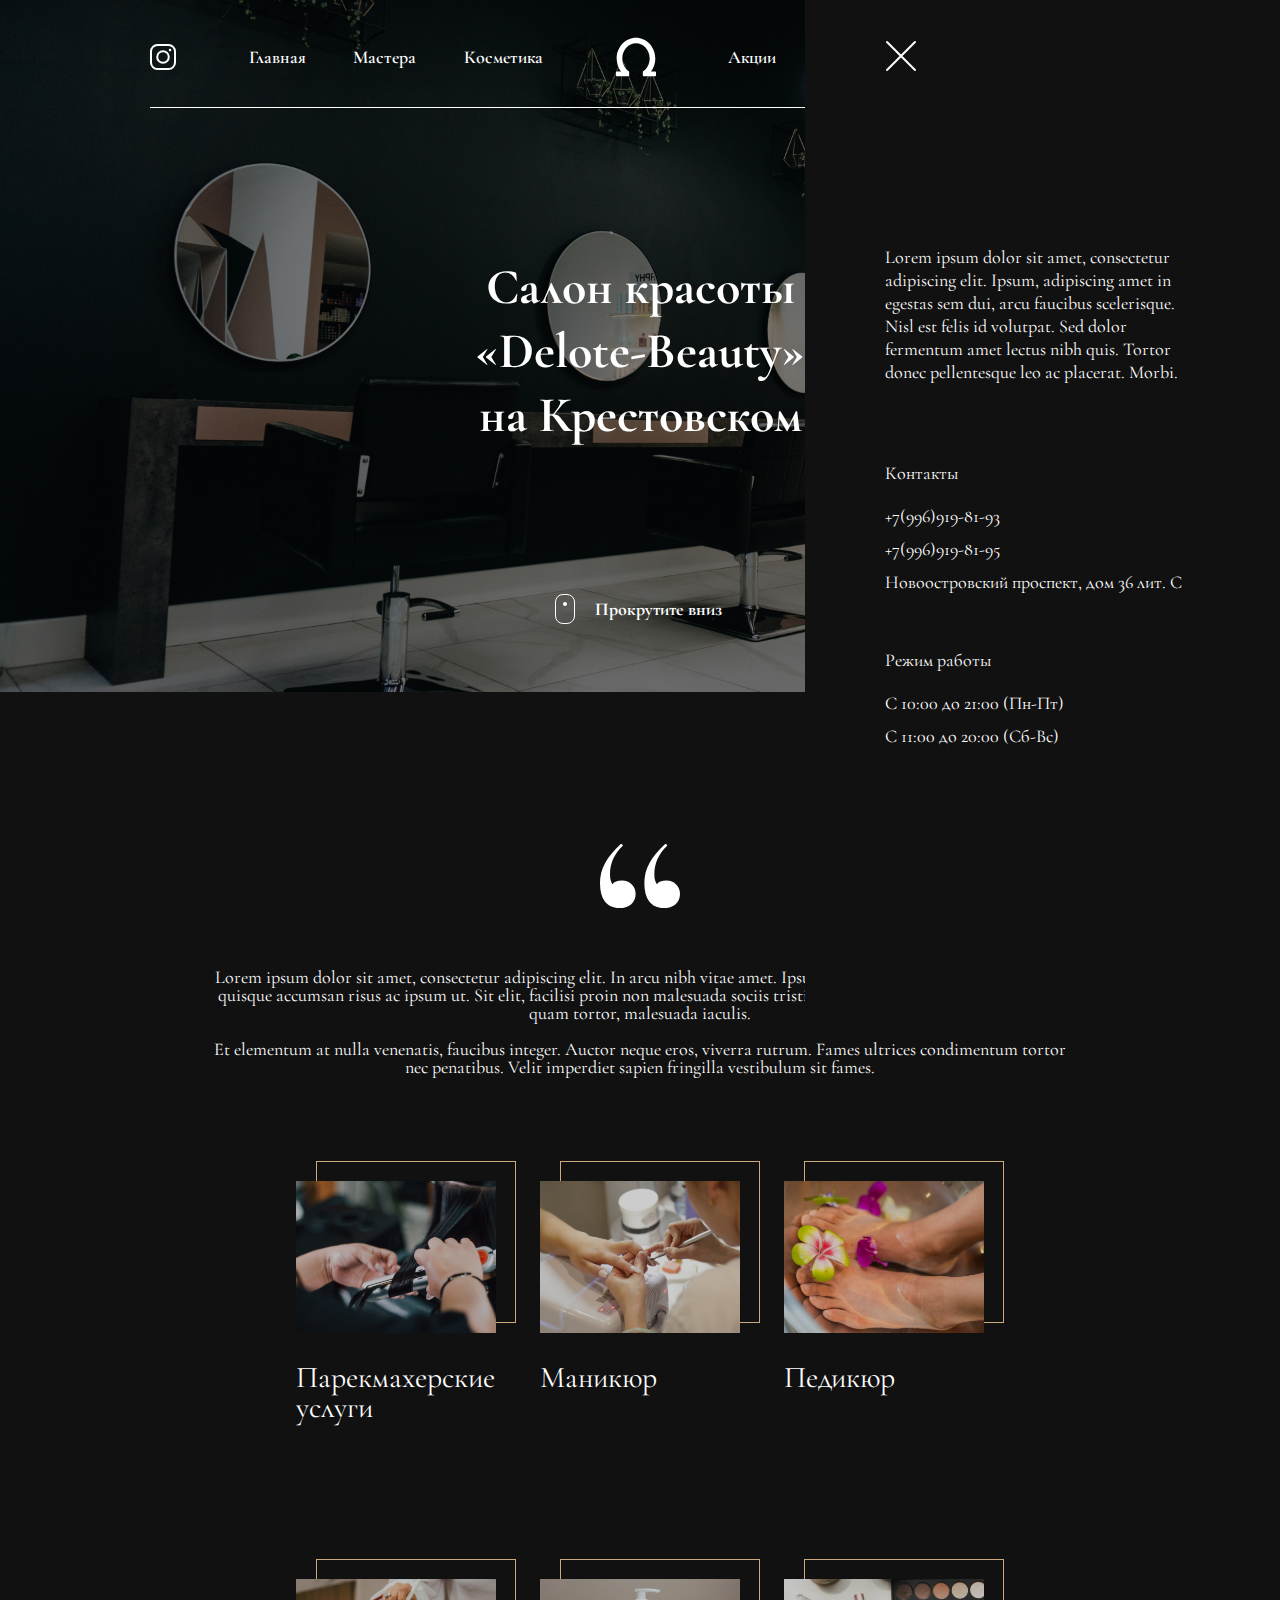
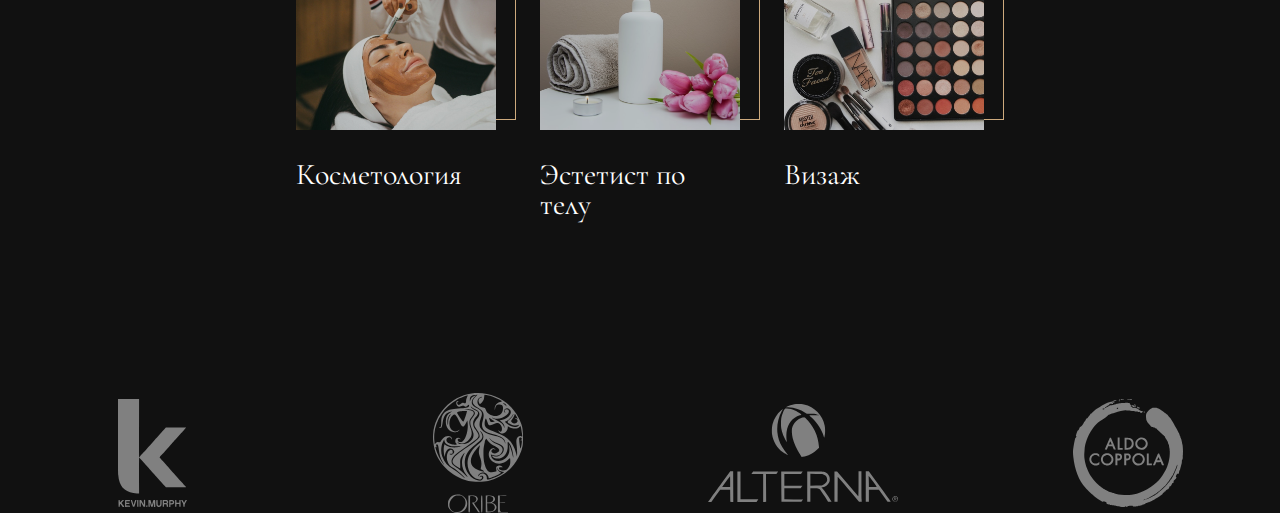
<file: index.html>
<!DOCTYPE html>
<html lang="en">
<head>
    <meta charset="UTF-8">
    <meta http-equiv="X-UA-Compatible" content="IE=edge">
    <meta name="viewport" content="width=device-width, initial-scale=1.0">
    <link href="https://fonts.googleapis.com/css2?family=Cormorant+Garamond:wght@400;700&display=swap" rel="stylesheet">
    <link rel="stylesheet" href="css/normalize.css">
    <link rel="stylesheet" href="css/style.css">
    <title>Delote-Beauty</title>
</head>
<body>
    <section class="main">
        <header class="header">
            <p><a href="instagram.com"><img src="img/icon/instagram.svg" alt="Instagram" class="instagram"></a></p>
            <ul class="header__list">
                <li class="header__item">Главная</li>
                <li class="header__item"><a href="/masters.html">Мастера</a></li>
                <li class="header__item">Косметика</li>
            </ul>
            <p><img src="img/icon/main-icon.svg" alt="main-icon" class="header__icon"></p>
            <ul class="header__list">
                <li class="header__item">Акции</li>
                <li class="header__item">Отзывы</li>
                <li class="header__item">Контакты</li>
            </ul>
            <p class="header__burger">
                <span class="header__burger-line"></span>
                <span class="header__burger-line"></span>
                <span class="header__burger-line"></span>
            </p>
        </header>
        <h1>Салон красоты<br>«Delote-Beauty»<br>на Крестовском</h1>
        <p class="main__bottom">Прокрутите вниз</p>
    </section>

    <aside class="aside">
        <p class="aside__close"><img src="img/icon/aside-line.svg" alt="Close" class="aside__line"></p>

        <p class="aside__text">Lorem ipsum dolor sit amet, consectetur adipiscing elit. Ipsum, adipiscing amet in egestas sem dui, arcu faucibus scelerisque. Nisl est felis id volutpat. Sed dolor fermentum amet lectus nibh quis. Tortor donec pellentesque leo ac placerat. Morbi.</p>

        <p class="aside__element">Контакты</p>
        <ul class="aside__list">
        <li class="aside__item"><a href="tel:+79969198193">+7(996)919-81-93</a></li>
        <li class="aside__item"><a href="tel:+79969198195">+7(996)919-81-95</a></li>
        <li class="aside__item">Новоостровский проспект, дом 36 лит. С</li>
        </ul>

        <p class="aside__element">Режим работы</p>
        <ul class="aside__list">
            <li class="aside__item">C 10:00 до 21:00 (Пн-Пт)</li>
            <li class="aside__item">С 11:00 до 20:00 (Сб-Вс)</li>
        </ul>
    </aside>

    <section class="about">
        <img class="about__img" src="/img/icon/about.svg">
        <p class="about__text">Lorem ipsum dolor sit amet, consectetur adipiscing elit. In arcu nibh vitae amet. Ipsum, pharetra donec ornare velit. Id at quisque accumsan risus ac ipsum ut. Sit elit, facilisi proin non malesuada sociis tristique. Viverra augue lorem ut quisque quam tortor, malesuada iaculis. <br> <br> 
            Et elementum at nulla venenatis, faucibus integer. Auctor neque eros, viverra rutrum. Fames ultrices condimentum tortor nec penatibus. Velit imperdiet sapien fringilla vestibulum sit fames.</p>
    </section>

    <section class="services">
        <p class="services__txt"><img src="/img/hairdressing_services.jpg" alt="Парекмахерские услуги" class="services__img">Парекмахерские услуги</p>
        <p class="services__txt"><img src="/img/manicure.jpg" alt="Маникюр" class="services__img">Маникюр</p>
        <p class="services__txt"><img src="/img/pedicure.jpg" alt="Педикюр" class="services__img">Педикюр</p>
        <p class="services__txt"><img src="/img/cosmetology.jpg" alt="Косметология" class="services__img">Косметология</p>
        <p class="services__txt"><img src="/img/esthetician.jpg" alt="Эстетист по телу" class="services__img">Эстетист по телу</p>
        <p class="services__txt"><img src="/img/makeup.jpg" alt="Визаж" class="services__img">Визаж</p>
    </section>

    <section class="cosmetics">
        <div class="cosmetics__img"><img src="/img/kevin.svg" alt="Kevin.Murphy"></div>
        <div class="cosmetics__img"><img src="/img/Oribe.svg" alt="Oribe"></div>
        <div class="cosmetics__img"><img src="/img/alterna.svg" alt="Alterna"></div>
        <div class="cosmetics__img"><img src="/img/aldo.svg" alt="Aldo Coppola"></div>
    </section>

    <script src="/js/main.js"></script>
</body>
</html>
</file>
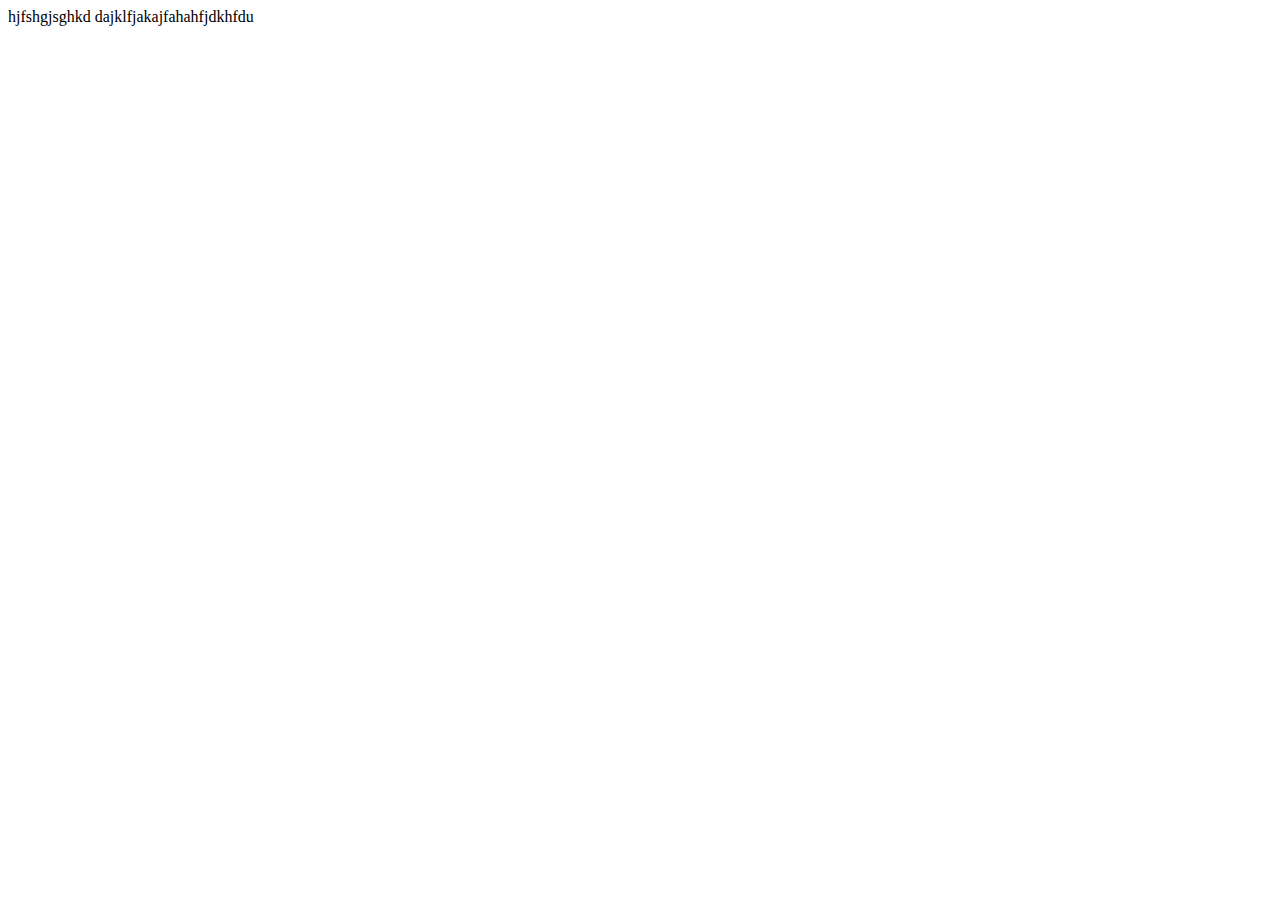
<file: masters.html>
<!DOCTYPE html>
<html lang="en">
<head>
    <meta charset="UTF-8">
    <meta http-equiv="X-UA-Compatible" content="IE=edge">
    <meta name="viewport" content="width=device-width, initial-scale=1.0">
    <title>Document</title>
</head>
<body>
    hjfshgjsghkd
    dajklfjakajfahahfjdkhfdu
</body>
</html>
</file>
<file: css/style.css>
body {
  color: #fff;
  font-family: 'Cormorant Garamond';
  font-size: 18px;
  background-color: #111111;
}

.main {
  background: url(../img/main-bcg.jpg) no-repeat;
  background-size: cover;
  max-width: 1920px;
  padding: 37px 150px 100px;
  display: -webkit-box;
  display: -ms-flexbox;
  display: flex;
  -webkit-box-orient: vertical;
  -webkit-box-direction: normal;
      -ms-flex-direction: column;
          flex-direction: column;
}

.main .header {
  width: 100%;
  display: -webkit-box;
  display: -ms-flexbox;
  display: flex;
  -webkit-box-pack: justify;
      -ms-flex-pack: justify;
          justify-content: space-between;
  -webkit-box-align: center;
      -ms-flex-align: center;
          align-items: center;
  border-bottom: 1px solid #FFF;
  padding-bottom: 30px;
  margin-bottom: 15%;
}

.main .header__list {
  width: 30%;
  display: -webkit-box;
  display: -ms-flexbox;
  display: flex;
  -webkit-box-pack: justify;
      -ms-flex-pack: justify;
          justify-content: space-between;
  gap: 10%;
  font-weight: 600;
}

.main .header__item:hover {
  color: #CDAA7D;
  cursor: pointer;
  border-bottom: 1px solid #CDAA7D;
}

.main .header__burger {
  cursor: pointer;
  -webkit-transition: all 300ms linear;
  transition: all 300ms linear;
  display: -webkit-box;
  display: -ms-flexbox;
  display: flex;
  -webkit-box-orient: vertical;
  -webkit-box-direction: normal;
      -ms-flex-direction: column;
          flex-direction: column;
}

.main .header__burger-line {
  width: 35px;
  height: 3px;
  background-color: #fff;
  -webkit-transition: all 200ms ease-in-out;
  transition: all 200ms ease-in-out;
}

.main .header__burger-line:not(:last-child) {
  margin-bottom: 5px;
}

.main .header__burger:hover .header__burger-line:nth-child(1) {
  -webkit-transform: translateX(5px);
          transform: translateX(5px);
}

.main .header__burger:hover .header__burger-line:nth-child(3) {
  -webkit-transform: translateX(-5px);
          transform: translateX(-5px);
}

.main h1 {
  display: -webkit-box;
  display: -ms-flexbox;
  display: flex;
  font-size: 72px;
  font-weight: 700;
  line-height: 84px;
  -webkit-box-pack: center;
      -ms-flex-pack: center;
          justify-content: center;
  text-align: center;
  margin-bottom: 15%;
}

.main__bottom {
  -ms-flex-item-align: center;
      align-self: center;
  display: -webkit-inline-box;
  display: -ms-inline-flexbox;
  display: inline-flex;
  font-weight: 700;
  -webkit-box-pack: center;
      -ms-flex-pack: center;
          justify-content: center;
  -webkit-box-align: center;
      -ms-flex-align: center;
          align-items: center;
  cursor: pointer;
}

.main__bottom::before {
  content: '';
  background-image: url(../img/icon/main-bottom.svg);
  height: 30px;
  width: 20px;
  margin-right: 20px;
}

.main__bottom::after {
  content: '';
  background: url(../img/icon/main-bottom2.svg);
  width: 4px;
  height: 4px;
  position: relative;
  right: 159px;
  top: -5px;
  -webkit-transition: all 200ms ease-in-out;
  transition: all 200ms ease-in-out;
}

.main__bottom:hover::after {
  top: 5px;
}

.aside {
  display: -webkit-box;
  display: -ms-flexbox;
  display: flex;
  -webkit-box-orient: vertical;
  -webkit-box-direction: normal;
      -ms-flex-direction: column;
          flex-direction: column;
  width: 475px;
  background-color: #111111;
  top: 0;
  right: 0;
  position: absolute;
  padding: 40px 80px 205px;
  -webkit-transition: all 500ms linear;
  transition: all 500ms linear;
}

.aside__line {
  margin-bottom: 174px;
}

.aside__text {
  margin-bottom: 80px;
  line-height: 23px;
}

.aside__element {
  margin-bottom: 25px;
}

.aside__list {
  display: -webkit-box;
  display: -ms-flexbox;
  display: flex;
  -webkit-box-orient: vertical;
  -webkit-box-direction: normal;
      -ms-flex-direction: column;
          flex-direction: column;
  gap: 15px;
}

.aside__list:nth-child(1n) {
  margin-bottom: 60px;
}

.about {
  display: -webkit-box;
  display: -ms-flexbox;
  display: flex;
  -webkit-box-orient: vertical;
  -webkit-box-direction: normal;
      -ms-flex-direction: column;
          flex-direction: column;
  -webkit-box-align: center;
      -ms-flex-align: center;
          align-items: center;
  padding-top: 120px;
}

.about__img {
  height: 64px;
  width: 80px;
  margin-bottom: 60px;
}

.about__text {
  max-width: 856px;
  text-align: center;
}

.services {
  display: -ms-grid;
  display: grid;
  -ms-grid-rows: (1fr)[2];
      grid-template-rows: repeat(2, 1fr);
  -ms-grid-columns: (396px)[3];
      grid-template-columns: repeat(3, 396px);
  -webkit-column-gap: 44px;
          column-gap: 44px;
  row-gap: 146px;
  padding-top: 95px;
  -webkit-box-pack: center;
      -ms-flex-pack: center;
          justify-content: center;
}

.services__txt {
  font-weight: 400;
  font-size: 30px;
  position: relative;
}

.services__img {
  max-width: 396px;
  justify-items: center;
  -webkit-box-align: center;
      -ms-flex-align: center;
          align-items: center;
  margin-bottom: 30px;
  padding-top: 10px;
}

.services__txt::after {
  content: '';
  width: 396px;
  height: 300px;
  position: absolute;
  top: -10px;
  left: 20px;
  border: 1px solid #CDAA7D;
  z-index: -1;
}

.cosmetics {
  display: -webkit-box;
  display: -ms-flexbox;
  display: flex;
  -webkit-box-align: center;
      -ms-flex-align: center;
          align-items: center;
  -webkit-box-pack: center;
      -ms-flex-pack: center;
          justify-content: center;
  gap: 20px;
  padding-top: 173px;
}

.cosmetics__img {
  display: -webkit-box;
  display: -ms-flexbox;
  display: flex;
  -webkit-filter: brightness(50%);
          filter: brightness(50%);
  width: 306px;
  -webkit-box-pack: center;
      -ms-flex-pack: center;
          justify-content: center;
}

@media (max-width: 1440px) {
  .main {
    background-size: 100%;
  }
  .main h1 {
    font-size: 50px;
    line-height: 64px;
  }
  .services {
    -ms-grid-columns: (200px)[3];
        grid-template-columns: repeat(3, 200px);
  }
  .services__img {
    width: 200px;
  }
  .services__txt::after {
    width: 200px;
    height: 161.5px;
  }
}
/*# sourceMappingURL=style.css.map */
</file>
